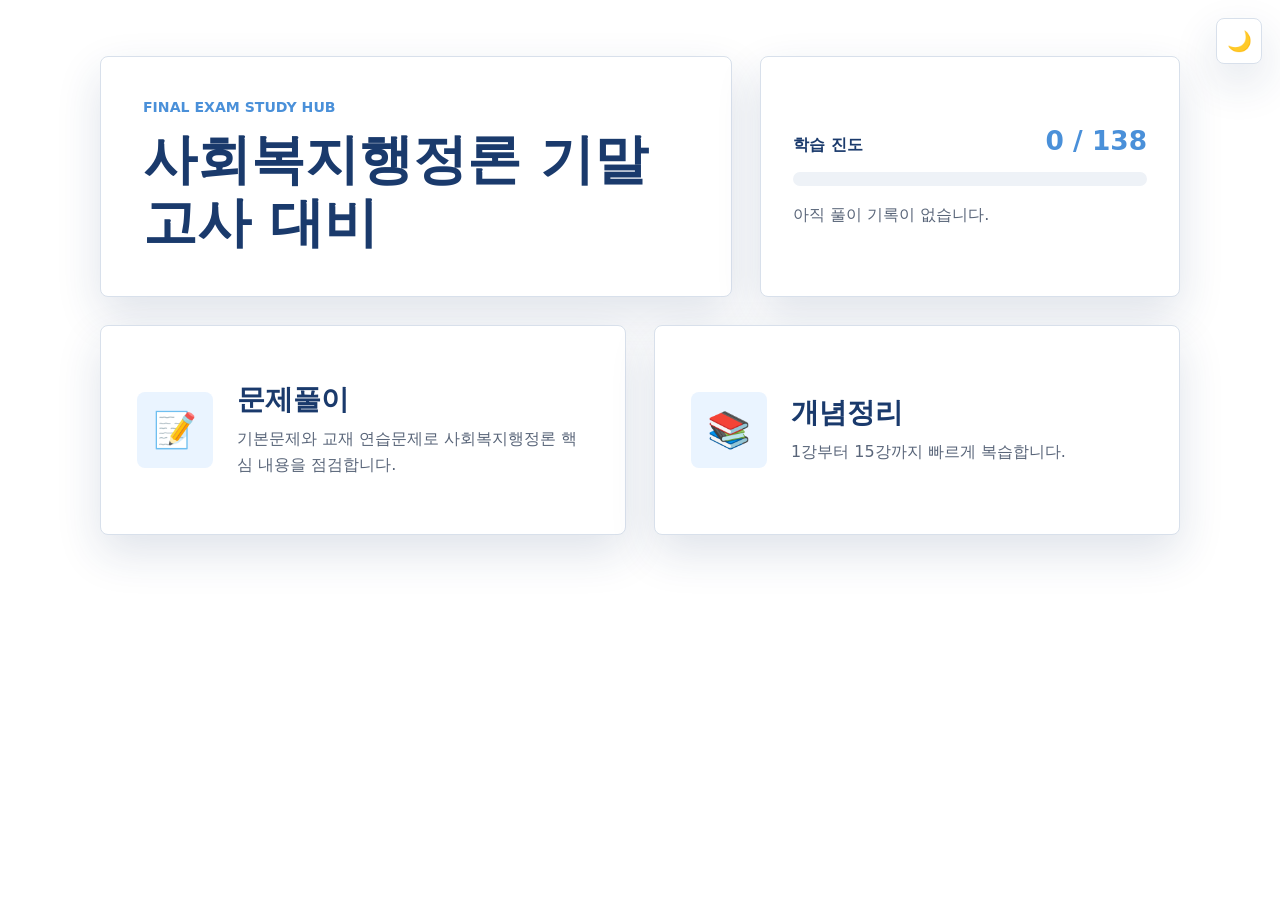
<file: index.html>
﻿<!DOCTYPE html>
<html lang="ko">
<head>
  <meta charset="UTF-8">
  <meta name="viewport" content="width=device-width, initial-scale=1.0">
  <title>사회복지행정론 기말고사 대비</title>
  <link rel="stylesheet" href="style.css">
</head>
<body>
  <button class="theme-toggle" id="theme-toggle" type="button" aria-label="다크모드 전환">🌙</button>
  <main class="site-shell">
    <section class="hero" aria-labelledby="site-title">
      <div class="hero__copy">
        <p class="eyebrow">Final Exam Study Hub</p>
        <h1 id="site-title">사회복지행정론 기말고사 대비</h1>
      </div>
      <section class="progress-panel" aria-labelledby="progress-title">
        <div class="progress-panel__header">
          <span id="progress-title">학습 진도</span>
          <strong><span id="solved-count">0</span> / <span id="total-count">100</span></strong>
        </div>
        <div class="progress-track" aria-hidden="true"><div class="progress-fill" id="progress-fill"></div></div>
        <p id="progress-message">아직 풀이 기록이 없습니다.</p>
      </section>
    </section>
    <nav class="study-cards" aria-label="학습 메뉴">
      <a class="study-card" href="quiz.html">
        <span class="study-card__icon" aria-hidden="true">📝</span>
        <span class="study-card__body"><strong>문제풀이</strong><span>기본문제와 교재 연습문제로 사회복지행정론 핵심 내용을 점검합니다.</span></span>
      </a>
      <a class="study-card" href="concepts.html">
        <span class="study-card__icon" aria-hidden="true">📚</span>
        <span class="study-card__body"><strong>개념정리</strong><span>1강부터 15강까지 빠르게 복습합니다.</span></span>
      </a>
    </nav>
  </main>
  <script src="data.js"></script>
  <script>
    function applyTheme() {
      const theme = localStorage.getItem('theme') || 'light';
      document.documentElement.dataset.theme = theme;
      document.getElementById('theme-toggle').textContent = theme === 'dark' ? '☀️' : '🌙';
    }
    document.getElementById('theme-toggle').addEventListener('click', () => {
      const next = document.documentElement.dataset.theme === 'dark' ? 'light' : 'dark';
      localStorage.setItem('theme', next);
      applyTheme();
    });
    applyTheme();

    const total = questions.length;
    const progress = JSON.parse(localStorage.getItem('quizProgress') || '{"solvedQuestions":[]}');
    const solved = Math.min(total, Array.isArray(progress.solvedQuestions) ? progress.solvedQuestions.length : 0);
    const percent = Math.round((solved / total) * 100);
    document.getElementById('solved-count').textContent = String(solved);
    document.getElementById('total-count').textContent = String(total);
    document.getElementById('progress-fill').style.width = percent + '%';
    document.getElementById('progress-message').textContent = solved > 0 ? `총 ${total}문제 중 ${solved}문제를 풀었습니다.` : '아직 풀이 기록이 없습니다.';
  </script>
</body>
</html>
</file>
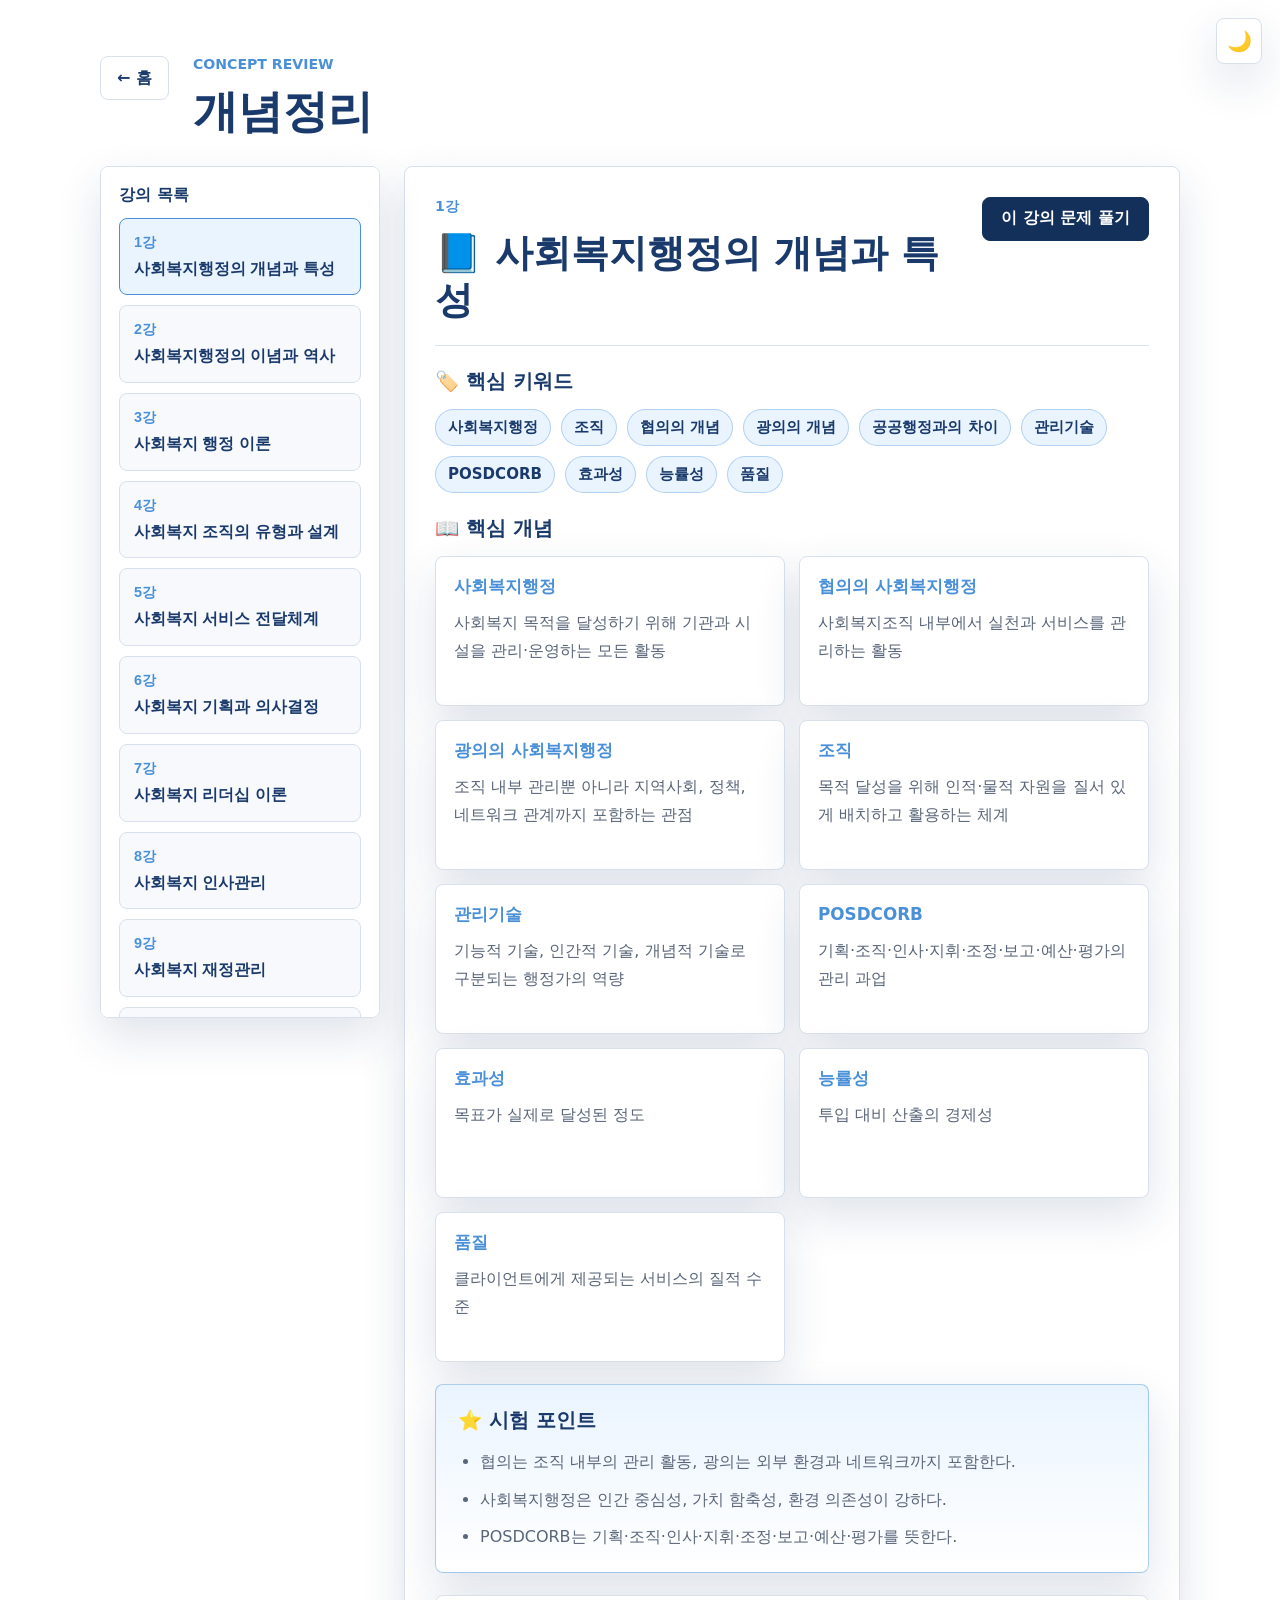
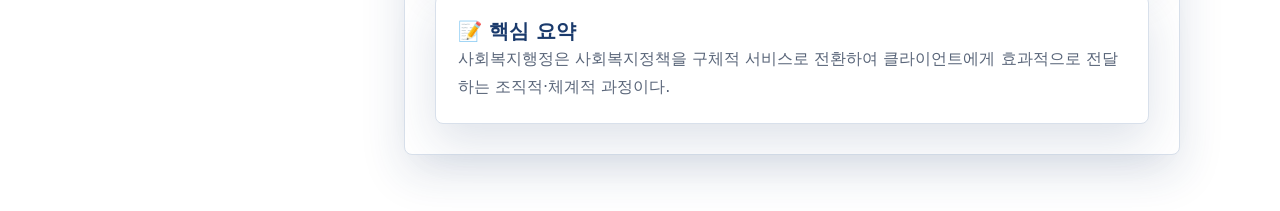
<file: concepts.html>
﻿<!DOCTYPE html>
<html lang="ko">
<head>
  <meta charset="UTF-8">
  <meta name="viewport" content="width=device-width, initial-scale=1.0">
  <title>개념정리 | 사회복지행정론 기말고사 대비</title>
  <link rel="stylesheet" href="style.css">
</head>
<body>
  <button class="theme-toggle" id="theme-toggle" type="button" aria-label="다크모드 전환">🌙</button>
  <main class="site-shell concepts-shell">
    <header class="quiz-topbar">
      <a class="back-link" href="index.html">← 홈</a>
      <div><p class="eyebrow">Concept Review</p><h1>개념정리</h1></div>
    </header>
    <div class="concept-layout">
      <aside class="lecture-sidebar" aria-label="강의 목록"><div class="sidebar-title">강의 목록</div><nav id="lecture-menu" class="lecture-menu"></nav></aside>
      <section class="concept-main" id="concept-main" aria-live="polite"><div class="concept-empty">강의 내용을 불러오는 중입니다.</div></section>
    </div>
  </main>
  <script src="data.js"></script>
  <script>
    function applyTheme() {
      const theme = localStorage.getItem('theme') || 'light';
      document.documentElement.dataset.theme = theme;
      document.getElementById('theme-toggle').textContent = theme === 'dark' ? '☀️' : '🌙';
    }
    document.getElementById('theme-toggle').addEventListener('click', () => { localStorage.setItem('theme', document.documentElement.dataset.theme === 'dark' ? 'light' : 'dark'); applyTheme(); });
    applyTheme();

    const menu = document.getElementById('lecture-menu');
    const main = document.getElementById('concept-main');
    let selectedLectureId = Number(new URLSearchParams(location.search).get('lecture')) || 1;
    function escapeHtml(value) { return String(value).replaceAll('&','&amp;').replaceAll('<','&lt;').replaceAll('>','&gt;').replaceAll('"','&quot;').replaceAll("'",'&#039;'); }
    function makeTextCard(text) {
      const [term, ...rest] = String(text).split(':');
      const definition = rest.join(':').trim();
      return `<article class="concept-card"><h3>${escapeHtml(term.trim())}</h3><p>${escapeHtml(definition || text)}</p></article>`;
    }
    function renderMenu() {
      menu.innerHTML = lectures.map(lecture => `<button class="lecture-menu__button ${lecture.id === selectedLectureId ? 'is-active' : ''}" type="button" data-lecture-id="${lecture.id}"><span>${lecture.id}강</span><strong>${escapeHtml(lecture.title)}</strong></button>`).join('');
      menu.querySelectorAll('button').forEach(button => button.addEventListener('click', () => { selectedLectureId = Number(button.dataset.lectureId); render(); }));
    }
    function renderLecture() {
      const lecture = lectures.find(item => item.id === selectedLectureId) || lectures[0];
      main.innerHTML = `<article class="lecture-detail"><header class="lecture-hero"><div><p class="eyebrow">${lecture.id}강</p><h2>📘 ${escapeHtml(lecture.title)}</h2></div><a class="control-button control-button--primary solve-link" href="quiz.html?lecture=${lecture.id}">이 강의 문제 풀기</a></header><section class="concept-section"><h3>🏷️ 핵심 키워드</h3><div class="keyword-tags">${lecture.keywords.map(keyword => `<span>${escapeHtml(keyword)}</span>`).join('')}</div></section><section class="concept-section"><h3>📖 핵심 개념</h3><div class="concept-card-grid">${lecture.concepts.map(makeTextCard).join('')}</div></section><section class="exam-point-box"><h3>⭐ 시험 포인트</h3><ul>${lecture.examPoints.map(point => `<li>${escapeHtml(point)}</li>`).join('')}</ul></section><section class="summary-box"><h3>📝 핵심 요약</h3><p>${escapeHtml(lecture.summary)}</p></section></article>`;
    }
    function render() { renderMenu(); renderLecture(); }
    render();
  </script>
</body>
</html>
</file>
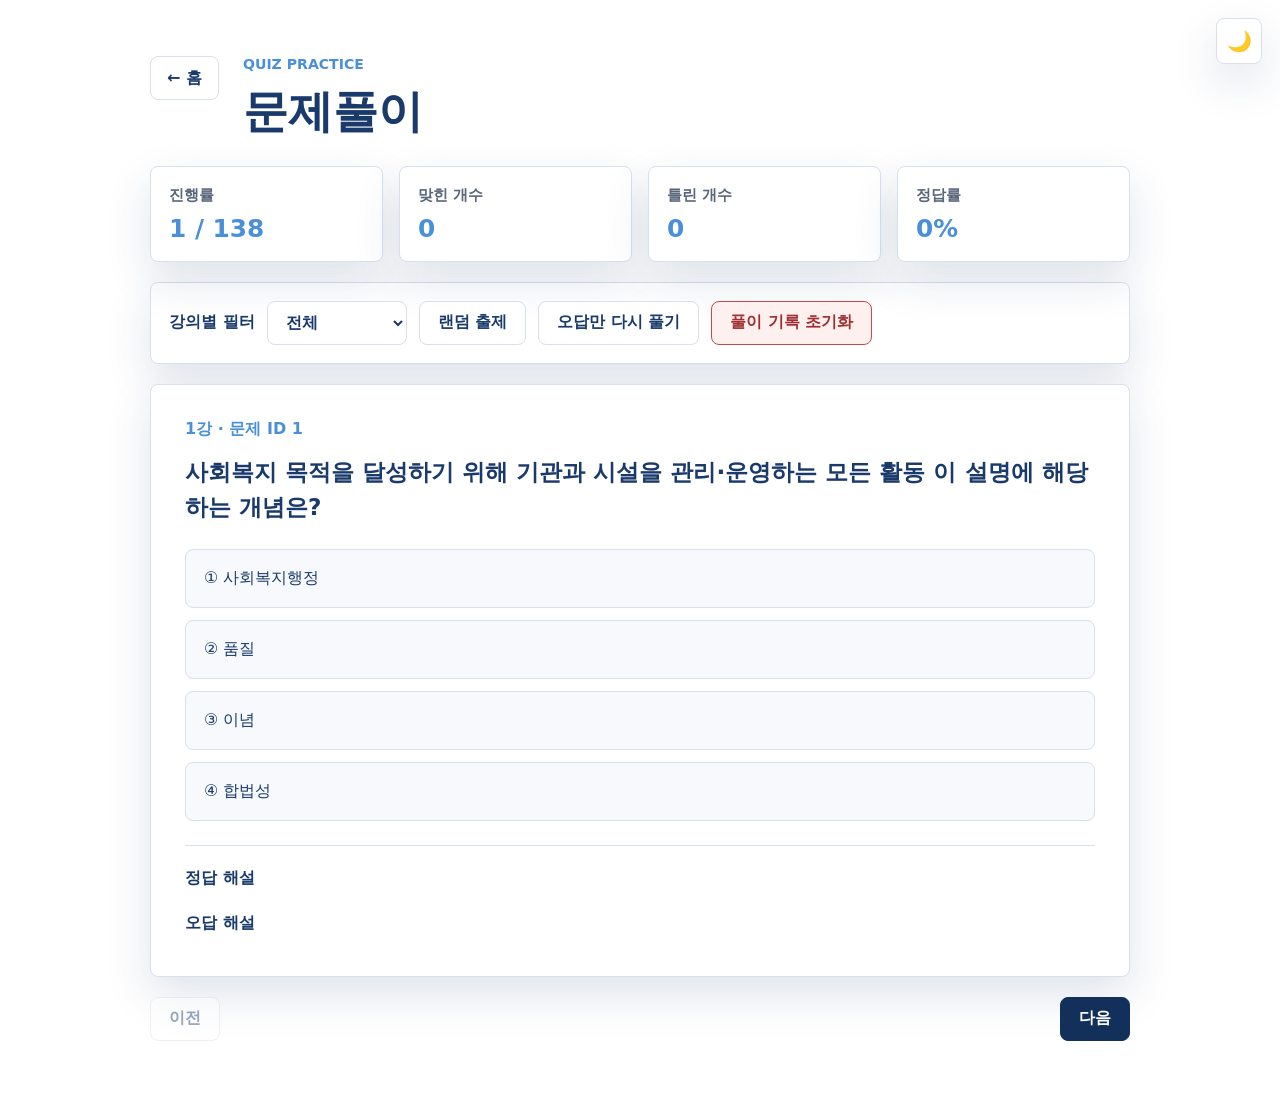
<file: quiz.html>
<!DOCTYPE html>
<html lang="ko">
<head>
  <meta charset="UTF-8">
  <meta name="viewport" content="width=device-width, initial-scale=1.0">
  <title>문제풀이 | 사회복지행정론 기말고사 대비</title>
  <link rel="stylesheet" href="style.css">
</head>
<body>
  <button class="theme-toggle" id="theme-toggle" type="button" aria-label="다크모드 전환">🌙</button>
  <main class="site-shell quiz-shell">
    <header class="quiz-topbar">
      <a class="back-link" href="index.html">← 홈</a>
      <div><p class="eyebrow">Quiz Practice</p><h1>문제풀이</h1></div>
    </header>
    <section class="quiz-dashboard" aria-label="퀴즈 현황">
      <div class="stat-card"><span>진행률</span><strong id="question-progress">0 / 0</strong></div>
      <div class="stat-card"><span>맞힌 개수</span><strong id="correct-count">0</strong></div>
      <div class="stat-card"><span>틀린 개수</span><strong id="wrong-count">0</strong></div>
      <div class="stat-card"><span>정답률</span><strong id="accuracy-rate">0%</strong></div>
    </section>
    <section class="quiz-controls" aria-label="문제 설정">
      <label class="filter-label" for="lecture-filter">강의별 필터</label>
      <select id="lecture-filter"><option value="all">전체</option></select>
      <button class="control-button" id="random-button" type="button">랜덤 출제</button>
      <button class="control-button" id="wrong-only-button" type="button">오답만 다시 풀기</button>
      <button class="control-button reset-button" id="reset-progress-button" type="button">풀이 기록 초기화</button>
    </section>
    <section class="quiz-card" aria-live="polite">
      <div class="question-meta" id="question-meta">문제를 불러오는 중입니다.</div>
      <h2 id="question-text"></h2>
      <div class="options-list" id="options-list"></div>
      <section class="explanation-panel" id="explanation-panel" hidden>
        <div><strong>정답 해설</strong><p id="correct-explanation"></p></div>
        <div><strong>오답 해설</strong><p id="wrong-explanation"></p></div>
      </section>
    </section>
    <nav class="quiz-nav" aria-label="문제 이동">
      <button class="control-button" id="prev-button" type="button">이전</button>
      <button class="control-button control-button--primary" id="next-button" type="button">다음</button>
    </nav>
  </main>
  <script src="data.js"></script>
  <script>
    function applyTheme() {
      const theme = localStorage.getItem('theme') || 'light';
      document.documentElement.dataset.theme = theme;
      document.getElementById('theme-toggle').textContent = theme === 'dark' ? '☀️' : '🌙';
    }
    document.getElementById('theme-toggle').addEventListener('click', () => { localStorage.setItem('theme', document.documentElement.dataset.theme === 'dark' ? 'light' : 'dark'); applyTheme(); });
    applyTheme();

    const STORAGE = { answers:'quizAnswers', progress:'quizProgress', incorrect:'incorrectQuestions' };
    const elements = {
      lectureFilter: document.getElementById('lecture-filter'), randomButton: document.getElementById('random-button'), wrongOnlyButton: document.getElementById('wrong-only-button'), resetProgressButton: document.getElementById('reset-progress-button'), progress: document.getElementById('question-progress'), correctCount: document.getElementById('correct-count'), wrongCount: document.getElementById('wrong-count'), accuracyRate: document.getElementById('accuracy-rate'), questionMeta: document.getElementById('question-meta'), questionText: document.getElementById('question-text'), optionsList: document.getElementById('options-list'), explanationPanel: document.getElementById('explanation-panel'), correctExplanation: document.getElementById('correct-explanation'), wrongExplanation: document.getElementById('wrong-explanation'), prevButton: document.getElementById('prev-button'), nextButton: document.getElementById('next-button')
    };
    let answers = JSON.parse(localStorage.getItem(STORAGE.answers) || '{}');
    let filteredQuestions = [...questions];
    let currentIndex = 0;
    let wrongOnlyMode = false;

    for (let i = 1; i <= 15; i += 1) {
      const option = document.createElement('option');
      option.value = String(i);
      option.textContent = `${i}강`;
      elements.lectureFilter.append(option);
    }
    const initialLecture = Number(new URLSearchParams(location.search).get('lecture'));
    if (initialLecture >= 1 && initialLecture <= 15) elements.lectureFilter.value = String(initialLecture);

    function saveAnswers() {
      const entries = Object.entries(answers);
      const solved = entries.map(([id]) => Number(id));
      const wrong = entries.filter(([, value]) => !value.isCorrect).map(([id]) => Number(id));
      localStorage.setItem(STORAGE.answers, JSON.stringify(answers));
      localStorage.setItem(STORAGE.incorrect, JSON.stringify(wrong));
      localStorage.setItem(STORAGE.progress, JSON.stringify({ solvedQuestions: solved, solvedCount: solved.length, totalQuestions: questions.length }));
    }
    function getBaseQuestions() {
      const selected = elements.lectureFilter.value;
      const base = selected === 'all' ? questions : questions.filter(q => q.lecture === Number(selected));
      return wrongOnlyMode ? base.filter(q => answers[q.id] && !answers[q.id].isCorrect) : base;
    }
    function updateStats() {
      const values = Object.values(answers);
      const correct = values.filter(a => a.isCorrect).length;
      const wrong = values.filter(a => !a.isCorrect).length;
      const answered = correct + wrong;
      elements.correctCount.textContent = correct;
      elements.wrongCount.textContent = wrong;
      elements.accuracyRate.textContent = (answered ? Math.round(correct / answered * 100) : 0) + '%';
    }
    function renderEmpty() {
      elements.progress.textContent = `0 / ${filteredQuestions.length}`;
      elements.questionMeta.textContent = wrongOnlyMode ? '현재 조건에 해당하는 오답 문제가 없습니다.' : '현재 조건에 해당하는 문제가 없습니다.';
      elements.questionText.textContent = '';
      elements.optionsList.innerHTML = '';
      elements.explanationPanel.hidden = true;
      elements.prevButton.disabled = true;
      elements.nextButton.disabled = true;
      updateStats();
    }
    function render() {
      if (filteredQuestions.length === 0) { renderEmpty(); return; }
      const question = filteredQuestions[currentIndex];
      const saved = answers[question.id];
      elements.progress.textContent = `${currentIndex + 1} / ${filteredQuestions.length}`;
      elements.questionMeta.textContent = `${question.lecture}강 · 문제 ID ${question.id}`;
      elements.questionText.textContent = question.question;
      elements.optionsList.innerHTML = '';
      question.options.forEach((option, index) => {
        const button = document.createElement('button');
        button.type = 'button';
        button.className = 'option-button';
        button.textContent = option;
        button.addEventListener('click', () => selectAnswer(question, index));
        if (saved) {
          button.disabled = true;
          if (index === question.answer) button.classList.add('is-correct');
          if (index === saved.selected && index !== question.answer) button.classList.add('is-wrong');
        }
        elements.optionsList.append(button);
      });
      if (saved) {
        elements.explanationPanel.hidden = false;
        elements.correctExplanation.textContent = question.explanation;
        elements.wrongExplanation.textContent = question.wrongExplanation;
      } else {
        elements.explanationPanel.hidden = true;
      }
      elements.prevButton.disabled = currentIndex === 0;
      elements.nextButton.disabled = currentIndex === filteredQuestions.length - 1;
      elements.wrongOnlyButton.classList.toggle('is-active', wrongOnlyMode);
      updateStats();
    }
    function selectAnswer(question, selected) {
      answers[question.id] = { selected, isCorrect: selected === question.answer, answeredAt: new Date().toISOString() };
      saveAnswers();
      if (wrongOnlyMode && selected === question.answer) filteredQuestions = getBaseQuestions();
      if (currentIndex >= filteredQuestions.length) currentIndex = Math.max(0, filteredQuestions.length - 1);
      render();
    }
    function applyFilter() { filteredQuestions = getBaseQuestions(); currentIndex = 0; render(); }
    function resetProgress() {
      if (!confirm('정말 초기화하시겠습니까?')) return;
      ['quizAnswers', 'quizProgress', 'incorrectQuestions', 'solvedQuestions', 'answeredQuestions', 'completedQuestions', 'progress'].forEach(key => localStorage.removeItem(key));
      answers = {};
      wrongOnlyMode = false;
      filteredQuestions = getBaseQuestions();
      currentIndex = 0;
      render();
    }
    elements.lectureFilter.addEventListener('change', applyFilter);
    elements.randomButton.addEventListener('click', () => { filteredQuestions = [...getBaseQuestions()].sort(() => Math.random() - 0.5); currentIndex = 0; render(); });
    elements.wrongOnlyButton.addEventListener('click', () => { wrongOnlyMode = !wrongOnlyMode; applyFilter(); });
    elements.resetProgressButton.addEventListener('click', resetProgress);
    elements.prevButton.addEventListener('click', () => { currentIndex = Math.max(0, currentIndex - 1); render(); });
    elements.nextButton.addEventListener('click', () => { currentIndex = Math.min(filteredQuestions.length - 1, currentIndex + 1); render(); });
    saveAnswers(); applyFilter();
  </script>
</body>
</html>
</file>
<file: style.css>
:root {
  --navy: #1a3a6c;
  --navy-2: #12305a;
  --sky: #4a90d9;
  --sky-soft: #eaf4ff;
  --gray-50: #f7f9fc;
  --gray-100: #eef2f7;
  --gray-300: #d8e0eb;
  --gray-600: #596579;
  --white: #ffffff;
  --shadow: 0 18px 45px rgba(26, 58, 108, 0.14);
}
:root[data-theme="dark"] {
  --navy: #d7e8ff;
  --navy-2: #9dc8f5;
  --sky: #74b8ff;
  --sky-soft: #1b3048;
  --gray-50: #162234;
  --gray-100: #203149;
  --gray-300: #314861;
  --gray-600: #b4c3d5;
  --white: #101925;
  --shadow: 0 18px 45px rgba(0, 0, 0, 0.28);
}
* { box-sizing: border-box; }
body { margin: 0; min-height: 100vh; font-family: system-ui, -apple-system, BlinkMacSystemFont, "Segoe UI", sans-serif; color: var(--navy); background: var(--white); }
a { color: inherit; }
.theme-toggle { position: fixed; top: 18px; right: 18px; z-index: 10; width: 46px; height: 46px; border: 1px solid var(--gray-300); border-radius: 8px; background: var(--white); color: var(--navy); box-shadow: var(--shadow); cursor: pointer; font-size: 1.25rem; }
.site-shell { width: min(1080px, calc(100% - 40px)); margin: 0 auto; padding: 56px 0; }
.hero { display: grid; grid-template-columns: minmax(0, 1fr) minmax(320px, 420px); gap: 28px; align-items: stretch; margin-bottom: 28px; }
.hero__copy, .progress-panel, .study-card, .stat-card, .quiz-controls, .quiz-card, .lecture-sidebar, .lecture-detail, .concept-card, .exam-point-box, .summary-box { border: 1px solid var(--gray-300); background: var(--white); box-shadow: var(--shadow); border-radius: 8px; }
.hero__copy { display: flex; min-height: 230px; flex-direction: column; justify-content: center; padding: 42px; }
.eyebrow { margin: 0 0 14px; color: var(--sky); font-size: .88rem; font-weight: 800; letter-spacing: 0; text-transform: uppercase; }
h1 { max-width: 720px; margin: 0; font-size: clamp(2rem, 5vw, 3.4rem); line-height: 1.15; letter-spacing: 0; }
.progress-panel { display: flex; flex-direction: column; justify-content: center; padding: 32px; }
.progress-panel__header { display: flex; justify-content: space-between; gap: 20px; align-items: baseline; margin-bottom: 16px; font-weight: 800; }
.progress-panel__header strong { color: var(--sky); font-size: 1.65rem; }
.progress-track { width: 100%; height: 14px; overflow: hidden; border-radius: 999px; background: var(--gray-100); }
.progress-fill { width: 0%; height: 100%; border-radius: inherit; background: linear-gradient(90deg, var(--navy-2), var(--sky)); transition: width 240ms ease; }
#progress-message { margin: 16px 0 0; color: var(--gray-600); line-height: 1.6; }
.study-cards { display: grid; grid-template-columns: repeat(2, minmax(0, 1fr)); gap: 28px; }
.study-card { display: grid; grid-template-columns: 76px 1fr; gap: 24px; min-height: 210px; align-items: center; padding: 36px; text-decoration: none; color: var(--navy); transition: transform 180ms ease, border-color 180ms ease, box-shadow 180ms ease; }
.study-card:hover, .study-card:focus-visible { border-color: var(--sky); box-shadow: 0 22px 54px rgba(74, 144, 217, .22); transform: translateY(-4px); outline: none; }
.study-card__icon { display: grid; width: 76px; height: 76px; place-items: center; border-radius: 8px; background: var(--sky-soft); font-size: 2.2rem; }
.study-card__body { display: grid; gap: 10px; }
.study-card__body strong { font-size: 1.75rem; line-height: 1.2; }
.study-card__body span { color: var(--gray-600); line-height: 1.6; }
.quiz-shell { max-width: 980px; }
.quiz-topbar { display: flex; gap: 24px; align-items: flex-start; margin-bottom: 28px; padding-right: 58px; }
.quiz-topbar h1 { font-size: clamp(2rem, 4vw, 2.8rem); }
.back-link { display: inline-flex; min-height: 44px; align-items: center; border: 1px solid var(--gray-300); border-radius: 8px; padding: 0 16px; color: var(--navy); text-decoration: none; font-weight: 800; }
.quiz-dashboard { display: grid; grid-template-columns: repeat(4, minmax(0, 1fr)); gap: 16px; margin-bottom: 20px; }
.stat-card { display: grid; gap: 8px; padding: 18px; }
.stat-card span { color: var(--gray-600); font-size: .95rem; font-weight: 700; }
.stat-card strong { color: var(--sky); font-size: 1.55rem; }
.quiz-controls { display: flex; flex-wrap: wrap; gap: 12px; align-items: center; margin-bottom: 20px; padding: 18px; }
.filter-label { font-weight: 800; }
select, .control-button { min-height: 44px; border: 1px solid var(--gray-300); border-radius: 8px; background: var(--white); color: var(--navy); font: inherit; font-weight: 800; }
select { min-width: 140px; padding: 0 14px; }
.control-button { cursor: pointer; padding: 0 18px; }
.control-button:hover, .control-button:focus-visible, .control-button.is-active { border-color: var(--sky); background: var(--sky-soft); outline: none; }
.control-button--primary { border-color: var(--navy-2); background: var(--navy-2); color: #fff; }
.reset-button { border-color: #c94848; color: #9f2f2f; background: #fff0f0; }
:root[data-theme="dark"] .reset-button { border-color: #d56a6a; color: #ffd6d6; background: #3a2028; }
.reset-button:hover, .reset-button:focus-visible { border-color: #c94848; background: #ffe1e1; }
:root[data-theme="dark"] .reset-button:hover, :root[data-theme="dark"] .reset-button:focus-visible { background: #4a2730; }
.control-button:disabled { cursor: not-allowed; opacity: .45; }
.quiz-card { padding: 34px; }
.question-meta { margin-bottom: 14px; color: var(--sky); font-weight: 800; }
.quiz-card h2 { margin: 0 0 24px; color: var(--navy); font-size: 1.45rem; line-height: 1.55; }
.options-list { display: grid; gap: 12px; }
.option-button { width: 100%; border: 1px solid var(--gray-300); border-radius: 8px; background: var(--gray-50); color: var(--navy); cursor: pointer; padding: 16px 18px; text-align: left; font: inherit; line-height: 1.55; }
.option-button:hover, .option-button:focus-visible { border-color: var(--sky); background: var(--sky-soft); outline: none; }
.option-button.is-correct { border-color: #2f8f5b; background: #e9f8f0; color: #123924; }
.option-button.is-wrong { border-color: #c94848; background: #fff0f0; color: #6d2525; }
.explanation-panel { display: grid; gap: 16px; margin-top: 24px; border-top: 1px solid var(--gray-300); padding-top: 22px; }
.explanation-panel strong { display: block; margin-bottom: 8px; color: var(--navy); }
.explanation-panel p { margin: 0; color: var(--gray-600); line-height: 1.7; }
.quiz-nav { display: flex; justify-content: space-between; gap: 12px; margin-top: 20px; }
.concepts-shell { max-width: 1180px; }
.concept-layout { display: grid; grid-template-columns: 280px minmax(0, 1fr); gap: 24px; align-items: start; }
.lecture-sidebar { position: sticky; top: 24px; max-height: calc(100vh - 48px); overflow: auto; padding: 18px; }
.sidebar-title { margin-bottom: 12px; color: var(--navy); font-weight: 900; }
.lecture-menu { display: grid; gap: 10px; }
.lecture-menu__button { display: grid; gap: 6px; width: 100%; border: 1px solid var(--gray-300); border-radius: 8px; background: var(--gray-50); color: var(--navy); cursor: pointer; padding: 14px; text-align: left; }
.lecture-menu__button:hover, .lecture-menu__button:focus-visible, .lecture-menu__button.is-active { border-color: var(--sky); background: var(--sky-soft); outline: none; }
.lecture-menu__button span { color: var(--sky); font-size: .9rem; font-weight: 900; }
.lecture-menu__button strong { font-size: .98rem; line-height: 1.45; }
.lecture-detail { display: grid; gap: 22px; padding: 30px; }
.lecture-hero { display: flex; gap: 20px; align-items: flex-start; justify-content: space-between; border-bottom: 1px solid var(--gray-300); padding-bottom: 22px; }
.lecture-hero h2 { margin: 0; color: var(--navy); font-size: clamp(1.75rem, 3vw, 2.35rem); line-height: 1.25; }
.solve-link { display: inline-flex; flex: 0 0 auto; align-items: center; justify-content: center; text-decoration: none; }
.concept-section { display: grid; gap: 14px; }
.concept-section h3, .exam-point-box h3, .summary-box h3 { margin: 0; color: var(--navy); font-size: 1.22rem; }
.keyword-tags { display: flex; flex-wrap: wrap; gap: 10px; }
.keyword-tags span { border: 1px solid rgba(74,144,217,.35); border-radius: 999px; background: var(--sky-soft); color: var(--navy); padding: 8px 12px; font-size: .94rem; font-weight: 800; }
.concept-card-grid { display: grid; grid-template-columns: repeat(2, minmax(0, 1fr)); gap: 14px; }
.concept-card { min-height: 150px; padding: 18px; }
.concept-card h3 { margin: 0 0 10px; color: var(--sky); font-size: 1.05rem; line-height: 1.4; }
.concept-card p, .summary-box p { margin: 0; color: var(--gray-600); line-height: 1.75; }
.exam-point-box, .summary-box { padding: 22px; }
.exam-point-box { border-color: rgba(74,144,217,.45); background: linear-gradient(180deg, var(--sky-soft), var(--white)); }
.exam-point-box ul { display: grid; gap: 10px; margin: 14px 0 0; padding-left: 22px; color: var(--gray-600); line-height: 1.7; }
.concept-empty { border: 1px solid var(--gray-300); border-radius: 8px; padding: 30px; color: var(--gray-600); background: var(--gray-50); }
@media (max-width: 820px) { .site-shell { width: min(100% - 28px, 620px); padding: 28px 0; } .hero, .study-cards, .concept-layout { grid-template-columns: 1fr; } .hero__copy { min-height: auto; padding: 30px; } .progress-panel, .study-card { padding: 26px; } .study-card { grid-template-columns: 60px 1fr; min-height: 156px; gap: 18px; } .study-card__icon { width: 60px; height: 60px; font-size: 1.8rem; } .study-card__body strong { font-size: 1.45rem; } .quiz-topbar { flex-direction: column; } .quiz-dashboard { grid-template-columns: repeat(2, minmax(0, 1fr)); } .quiz-card { padding: 24px; } .lecture-sidebar { position: static; max-height: none; } .lecture-hero { flex-direction: column; } .concept-card-grid { grid-template-columns: 1fr; } }
@media (max-width: 520px) { .quiz-dashboard { grid-template-columns: 1fr; } .quiz-controls, .quiz-nav { align-items: stretch; flex-direction: column; } select, .control-button { width: 100%; } .study-card { grid-template-columns: 1fr; } .theme-toggle { top: 12px; right: 12px; } }
</file>
